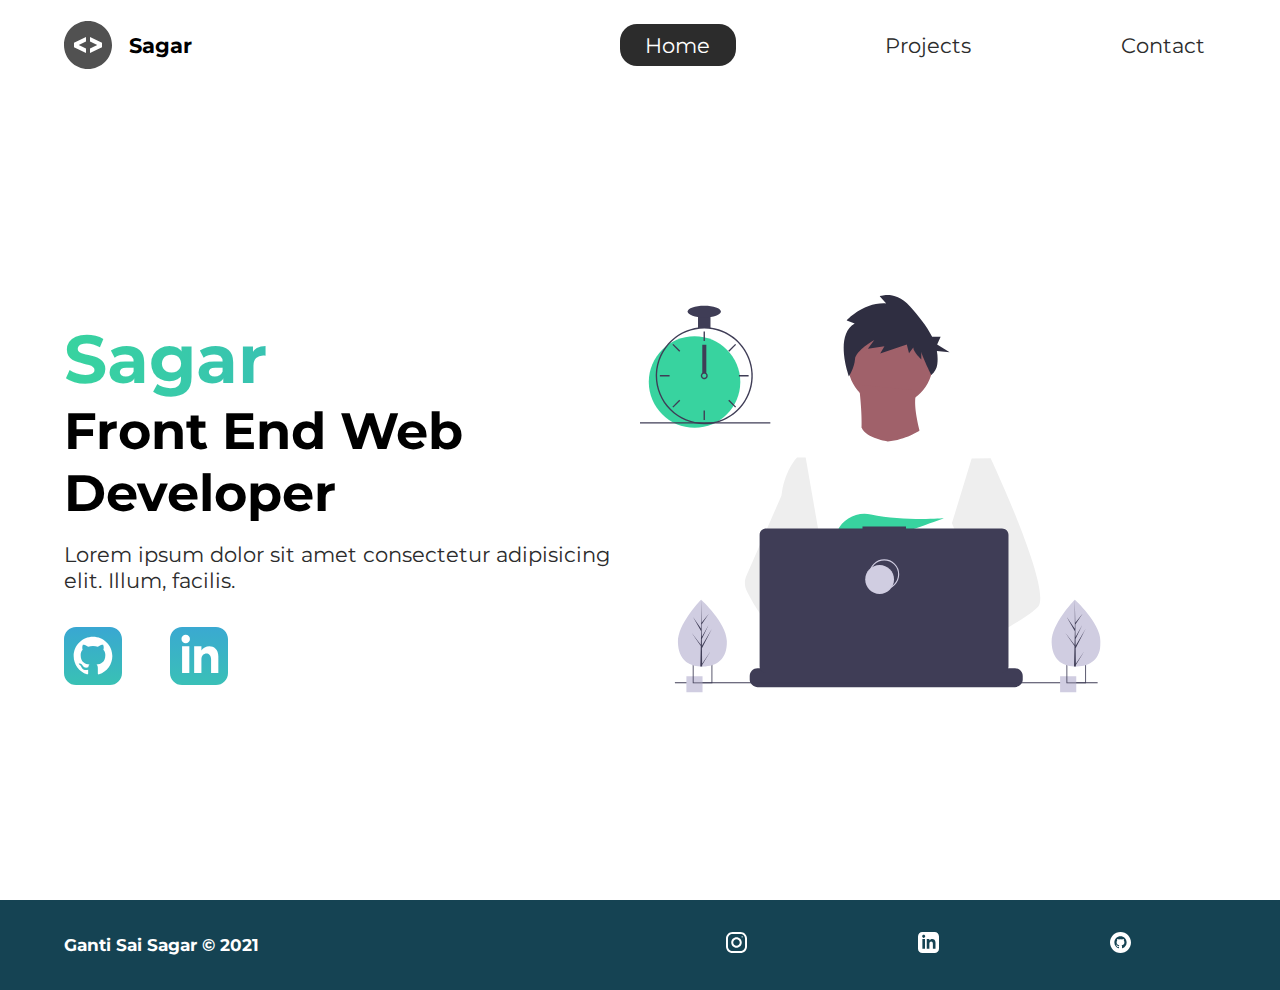
<file: index.html>
<!DOCTYPE html>
<html lang="en">
    <head>
        <meta charset="UTF-8">
        <meta http-equiv="X-UA-Compatible" content="IE=edge">
        <meta name="viewport" content="width=device-width, initial-scale=1.0">
        <meta name="description" content="Sagar is a front end developer who specialises in html, css">
        <meta name="robots" content="index,follow">
        <link rel="stylesheet" href="./styles/style.css">
        <link rel="preconnect" href="https://fonts.gstatic.com">
        <link href="https://fonts.googleapis.com/css2?family=Montserrat:wght@400;500&display=swap" rel="stylesheet">
        <title>Ganti Sai Sagar | Web Developer</title>
    </head>
<body>
    <header class="main-head">
        <nav>
            <div class="logo">
                <img src="/icons/code.svg" alt="logo">
                <h1>Sagar</h1>
            </div>
            <ul>
                <li><a class="active" href="/">Home</a></li>
                <li><a href="/projects/">Projects</a></li>
                <li><a href="/contact/">Contact</a></li>
            </ul>
        </nav>
    </header>
    <section class="intro">
        <div class="intro-text">
            <h2>Sagar</h2>
            <h3>Front End Web </br> Developer</h3>
            <p>
                Lorem ipsum dolor sit amet consectetur adipisicing elit. 
                Illum, facilis.
            </p>
            <div class="intro-social">
                <a href="#">
                    <img src="/icons/github.svg" alt="github-social-link">
                </a>
                <a href="#">
                    <img src="/icons/linked-in.svg" alt="linkedin-social-link">
                </a>
            </div>
        </div>
        <div class="intro-images">
            <svg
            width="799"
            height="690"
            viewBox="0 0 799 690"
            fill="none"
            xmlns="http://www.w3.org/2000/svg"
          >
            <g id="undraw_dev_productivity_umsq (1) 1" clip-path="url(#clip0)">
              <path
                id="Vector"
                d="M516.92 624.636C516.92 624.636 512.16 626.266 504.42 628.576C487.31 633.706 455.65 642.216 428.82 643.916C405.72 645.396 386.2 641.836 382.63 626.766C381.1 620.286 383.27 614.956 388 610.576C402.12 597.486 439 592.796 468.25 591.186C476.51 590.736 484.15 590.526 490.51 590.446C501.31 590.306 508.39 590.526 508.39 590.526L508.56 591.186L516.92 624.636Z"
                fill="#A0616A"
              />
              <path
                id="Vector_2"
                d="M436.99 672.586C418.61 695.346 342.73 647.666 316.19 629.886C310.41 626.016 306.97 623.566 306.97 623.566L331.25 591.186L338.94 580.936C338.94 580.936 345.82 584.586 355.99 590.526C356.36 590.746 356.73 590.966 357.11 591.186C365.88 596.336 376.89 603.066 388 610.576C403.33 620.946 418.83 632.776 428.82 643.916C438.59 654.806 443.08 665.036 436.99 672.586Z"
                fill="#A0616A"
              />
              <g id="me">
                <path
                  id="Vector_3"
                  d="M434.672 191.952C475.283 191.607 507.926 158.406 507.582 117.795C507.237 77.1832 474.036 44.5403 433.425 44.8847C392.813 45.2291 360.17 78.4303 360.515 119.042C360.859 159.653 394.06 192.296 434.672 191.952Z"
                  fill="#A0616A"
                />
                <path
                  id="Vector_4"
                  d="M379.477 155.65C379.477 155.65 394.216 259.972 373.002 271.875C351.787 283.779 499.929 283.588 499.929 283.588C499.929 283.588 466.124 193.284 480.809 165.449L379.477 155.65Z"
                  fill="#A0616A"
                />
                <path
                  id="Vector_5"
                  d="M608.101 283.199L596.257 339.402L571.214 458.308L570.49 464.815L562.138 540.138L556.582 590.177L552.857 623.79C528.584 636.526 510.988 645.326 510.988 645.326C510.988 645.326 509.404 637.719 506.871 627.99C489.805 633.265 458.218 642.043 431.404 643.97C441.266 654.777 445.842 664.969 439.817 672.57C421.63 695.485 345.349 648.45 318.659 630.896C318.077 635.158 317.879 639.464 318.068 643.762L297.626 628.314L299.331 592.359L302.206 531.522L305.819 455.229C304.448 451.975 303.294 448.634 302.364 445.228C295.956 423.161 288.032 379.057 281.928 342.067C277.016 312.298 273.302 287.138 272.517 281.785C272.411 281.086 272.358 280.726 272.358 280.726L384.363 230.094C392.509 248.556 429.865 253.809 429.865 253.809C460.756 251.417 484.847 234.913 484.847 234.913L608.101 283.199Z"
                  fill="white"
                />
                <path
                  id="Vector_6"
                  d="M372.285 49.3811L358.49 43.9934C358.49 43.9934 386.969 12.1 426.99 14.513L415.635 2.22366C415.635 2.22366 443.04 -9.01799 468.283 19.6674C481.553 34.7467 496.908 52.4737 506.557 72.5077L521.281 72.3829L515.251 85.9663L536.874 99.3152L514.777 97.0719C516.155 104.471 516.421 112.034 515.566 119.511C514.683 126.991 510.928 133.835 505.094 138.598V138.598C505.094 138.598 487.743 103.449 487.696 97.9443L487.813 111.705C487.813 111.705 473.959 99.4371 473.889 91.1807L466.471 100.877L462.593 85.7717L416.475 101.301L423.87 88.8526L395.157 93.2246L406.278 77.9923C406.278 77.9923 373.932 96.1568 372.811 111.304C371.689 126.452 362.299 140.875 362.299 140.875C362.299 140.875 336.213 70.3294 372.285 49.3811Z"
                  fill="#2F2E41"
                />
                <path
                  id="Vector_7"
                  d="M690.215 540.422C682.794 548.605 664.338 560.992 641.951 574.422C633.623 579.413 624.757 584.559 615.71 589.676C594.122 601.889 571.514 614.001 552.857 623.79C528.584 636.526 510.988 645.326 510.988 645.326C510.988 645.326 509.403 637.719 506.871 627.99C503.48 614.968 498.397 598.141 493.184 590.715C493.002 590.456 492.82 590.218 492.638 589.979C491.121 588.022 489.601 586.885 488.112 586.897L562.138 540.138L594.127 519.926L570.489 464.814L540.842 395.683L557.908 339.727L575.062 283.479L608.101 283.199C608.101 283.199 619.243 306.985 633.514 340.166C635.647 345.128 637.851 350.299 640.096 355.64C669.469 425.394 706.176 522.836 690.215 540.422Z"
                  fill="#EEEEEE"
                />
                <path
                  id="Vector_8"
                  d="M358.123 591.2C355.41 591.212 352.702 591.456 350.029 591.928C327.074 596.073 320.47 616.94 318.659 630.896C318.077 635.158 317.879 639.464 318.068 643.761L297.626 628.314L290.178 622.687C272.316 616.628 256.353 605.733 242.483 592.84C230.449 581.456 219.634 568.849 210.213 555.223C200.831 541.793 192.448 527.692 185.134 513.034C183.094 508.943 181.977 504.454 181.864 499.884C181.751 495.314 182.644 490.775 184.48 486.588L209.154 430.327L245.218 348.098C245.471 346.146 245.752 344.237 246.059 342.371C252.995 300.511 272.367 281.786 272.367 281.786L287.286 281.659L297.778 341.932L310.813 416.815L302.364 445.227L282.839 510.845L302.205 531.522L358.123 591.2Z"
                  fill="#EEEEEE"
                />
              </g>
              <path
                id="Vector_9"
                d="M372.877 415.806L385.631 430.686C390.37 429.783 395.319 428.721 400.416 427.529L396.752 415.806L405.71 426.256C459.707 412.975 526.637 387.155 526.637 387.155C526.637 387.155 454.379 392.453 400.428 380.666C376.558 375.451 351.998 387.284 342.202 409.668C336.508 422.679 337.403 433.951 357.596 433.951C364.419 433.835 371.223 433.195 377.949 432.037L372.877 415.806Z"
                fill="#38D39F"
              />
              <path
                id="Vector_10"
                d="M663.65 660.386V666.456C663.654 668.122 663.345 669.774 662.74 671.326C662.472 672.018 662.147 672.687 661.77 673.326C660.578 675.326 658.887 676.983 656.862 678.133C654.838 679.283 652.549 679.887 650.22 679.886H203.67C201.342 679.887 199.053 679.283 197.028 678.133C195.003 676.983 193.312 675.326 192.12 673.326C191.743 672.687 191.419 672.018 191.15 671.326C190.546 669.774 190.237 668.122 190.24 666.456V660.386C190.24 658.622 190.587 656.876 191.262 655.246C191.936 653.616 192.926 652.136 194.173 650.888C195.42 649.641 196.901 648.652 198.53 647.977C200.16 647.302 201.906 646.955 203.67 646.956H229.41V644.126C229.41 644.052 229.425 643.979 229.453 643.911C229.481 643.843 229.522 643.782 229.574 643.73C229.626 643.678 229.688 643.636 229.756 643.608C229.824 643.58 229.897 643.566 229.97 643.566H243.4C243.474 643.566 243.547 643.58 243.615 643.608C243.683 643.636 243.745 643.678 243.797 643.73C243.849 643.782 243.89 643.843 243.918 643.911C243.946 643.979 243.96 644.052 243.96 644.126V646.956H252.35V644.126C252.35 644.052 252.365 643.979 252.393 643.911C252.421 643.843 252.462 643.782 252.514 643.73C252.566 643.678 252.628 643.636 252.696 643.608C252.764 643.58 252.837 643.566 252.91 643.566H266.34C266.414 643.566 266.487 643.58 266.555 643.608C266.623 643.636 266.684 643.678 266.736 643.73C266.789 643.782 266.83 643.843 266.858 643.911C266.886 643.979 266.9 644.052 266.9 644.126V646.956H275.3V644.126C275.3 644.052 275.315 643.979 275.343 643.911C275.371 643.843 275.412 643.782 275.464 643.73C275.516 643.678 275.578 643.636 275.646 643.608C275.714 643.58 275.787 643.566 275.86 643.566H289.29C289.364 643.566 289.437 643.58 289.505 643.608C289.573 643.636 289.634 643.678 289.686 643.73C289.739 643.782 289.78 643.843 289.808 643.911C289.836 643.979 289.85 644.052 289.85 644.126V646.956H298.24V644.126C298.24 644.052 298.255 643.979 298.283 643.911C298.311 643.843 298.352 643.782 298.404 643.73C298.456 643.678 298.518 643.636 298.586 643.608C298.654 643.58 298.727 643.566 298.8 643.566H312.23C312.304 643.566 312.377 643.58 312.445 643.608C312.513 643.636 312.574 643.678 312.626 643.73C312.678 643.782 312.72 643.843 312.748 643.911C312.776 643.979 312.79 644.052 312.79 644.126V646.956H321.18V644.126C321.18 644.052 321.194 643.979 321.223 643.911C321.251 643.843 321.292 643.782 321.344 643.73C321.396 643.678 321.458 643.636 321.526 643.608C321.594 643.58 321.667 643.566 321.74 643.566H335.17C335.244 643.566 335.317 643.58 335.385 643.608C335.453 643.636 335.514 643.678 335.566 643.73C335.618 643.782 335.66 643.843 335.688 643.911C335.716 643.979 335.73 644.052 335.73 644.126V646.956H344.13V644.126C344.13 644.052 344.145 643.979 344.173 643.911C344.201 643.843 344.242 643.782 344.294 643.73C344.346 643.678 344.408 643.636 344.476 643.608C344.544 643.58 344.617 643.566 344.69 643.566H358.12C358.194 643.566 358.267 643.58 358.335 643.608C358.403 643.636 358.464 643.678 358.516 643.73C358.569 643.782 358.61 643.843 358.638 643.911C358.666 643.979 358.68 644.052 358.68 644.126V646.956H367.07V644.126C367.07 644.052 367.085 643.979 367.113 643.911C367.141 643.843 367.182 643.782 367.234 643.73C367.286 643.678 367.348 643.636 367.416 643.608C367.484 643.58 367.557 643.566 367.63 643.566H472.83C472.904 643.566 472.977 643.58 473.045 643.608C473.113 643.636 473.174 643.678 473.227 643.73C473.279 643.782 473.32 643.843 473.348 643.911C473.376 643.979 473.39 644.052 473.39 644.126V646.956H481.79V644.126C481.79 644.052 481.804 643.979 481.833 643.911C481.861 643.843 481.902 643.782 481.954 643.73C482.006 643.678 482.068 643.636 482.136 643.608C482.204 643.58 482.277 643.566 482.35 643.566H495.78C495.928 643.567 496.07 643.627 496.175 643.732C496.279 643.836 496.339 643.978 496.34 644.126V646.956H504.73V644.126C504.73 644.052 504.745 643.979 504.773 643.911C504.801 643.843 504.842 643.782 504.894 643.73C504.946 643.678 505.008 643.636 505.076 643.608C505.144 643.58 505.217 643.566 505.29 643.566H518.72C518.794 643.566 518.867 643.58 518.935 643.608C519.003 643.636 519.065 643.678 519.117 643.73C519.169 643.782 519.21 643.843 519.238 643.911C519.266 643.979 519.28 644.052 519.28 644.126V646.956H527.67V644.126C527.67 644.052 527.685 643.979 527.713 643.911C527.741 643.843 527.782 643.782 527.834 643.73C527.886 643.678 527.948 643.636 528.016 643.608C528.084 643.58 528.157 643.566 528.23 643.566H541.66C541.734 643.566 541.807 643.58 541.875 643.608C541.943 643.636 542.005 643.678 542.057 643.73C542.109 643.782 542.15 643.843 542.178 643.911C542.206 643.979 542.22 644.052 542.22 644.126V646.956H550.62V644.126C550.62 644.052 550.635 643.979 550.663 643.911C550.691 643.843 550.732 643.782 550.784 643.73C550.836 643.678 550.898 643.636 550.966 643.608C551.034 643.58 551.107 643.566 551.18 643.566H564.61C564.757 643.568 564.898 643.628 565.001 643.733C565.104 643.837 565.161 643.979 565.16 644.126V646.956H573.56V644.126C573.56 644.052 573.575 643.979 573.603 643.911C573.631 643.843 573.672 643.782 573.724 643.73C573.776 643.678 573.838 643.636 573.906 643.608C573.974 643.58 574.047 643.566 574.12 643.566H587.55C587.624 643.566 587.697 643.58 587.765 643.608C587.833 643.636 587.895 643.678 587.947 643.73C587.999 643.782 588.04 643.843 588.068 643.911C588.096 643.979 588.11 644.052 588.11 644.126V646.956H596.5V644.126C596.5 644.052 596.515 643.979 596.543 643.911C596.571 643.843 596.612 643.782 596.664 643.73C596.716 643.678 596.778 643.636 596.846 643.608C596.914 643.58 596.987 643.566 597.06 643.566H610.49C610.564 643.566 610.637 643.58 610.705 643.608C610.773 643.636 610.835 643.678 610.887 643.73C610.939 643.782 610.98 643.843 611.008 643.911C611.036 643.979 611.05 644.052 611.05 644.126V646.956H650.22C651.984 646.955 653.731 647.302 655.36 647.977C656.99 648.652 658.471 649.641 659.718 650.888C660.965 652.136 661.954 653.616 662.629 655.246C663.304 656.876 663.651 658.622 663.65 660.386Z"
                fill="#3F3D56"
              />
              <path
                id="Vector_11"
                d="M793.5 671.326H60.5V673.326H793.5V671.326Z"
                fill="#3F3D56"
              />
              <path
                id="Vector_12"
                d="M627.694 404.757H461.251V401.326H385.78V404.757H218.651C215.665 404.757 212.801 405.943 210.69 408.054C208.578 410.166 207.392 413.029 207.392 416.015V643.927C207.392 646.913 208.578 649.776 210.69 651.888C212.801 653.999 215.665 655.185 218.651 655.185H627.694C630.68 655.185 633.544 653.999 635.655 651.888C637.767 649.776 638.953 646.913 638.953 643.927V416.015C638.953 414.537 638.662 413.073 638.096 411.707C637.53 410.341 636.701 409.1 635.655 408.054C634.61 407.009 633.369 406.18 632.003 405.614C630.637 405.048 629.173 404.757 627.694 404.757Z"
                fill="#3F3D56"
              />
              <path
                id="Vector_13"
                d="M423.5 509.326C437.307 509.326 448.5 498.133 448.5 484.326C448.5 470.519 437.307 459.326 423.5 459.326C409.693 459.326 398.5 470.519 398.5 484.326C398.5 498.133 409.693 509.326 423.5 509.326Z"
                stroke="#D0CDE1"
                stroke-width="2"
                stroke-miterlimit="10"
              />
              <path
                id="Vector_14"
                d="M415.5 518.326C429.307 518.326 440.5 507.133 440.5 493.326C440.5 479.519 429.307 468.326 415.5 468.326C401.693 468.326 390.5 479.519 390.5 493.326C390.5 507.133 401.693 518.326 415.5 518.326Z"
                fill="#D0CDE1"
              />
              <path
                id="Vector_15"
                d="M108.446 661.223H80.4463V689.223H108.446V661.223Z"
                fill="#D0CDE1"
              />
              <path
                id="Vector_16"
                d="M91.4502 639.223V673.223H125.45V639.223H91.4502ZM123.97 671.743H92.9202V640.703H123.97V671.743Z"
                fill="#3F3D56"
              />
              <path
                id="Vector_17"
                d="M756.446 661.223H728.446V689.223H756.446V661.223Z"
                fill="#D0CDE1"
              />
              <path
                id="Vector_18"
                d="M739.45 639.223V673.223H773.45V639.223H739.45ZM771.97 671.743H740.92V640.703H771.97V671.743Z"
                fill="#3F3D56"
              />
              <path
                id="Vector_19"
                d="M94.5802 230.113C138.399 230.113 173.921 194.592 173.921 150.773C173.921 106.955 138.399 71.4326 94.5802 71.4326C50.7617 71.4326 15.2397 106.955 15.2397 150.773C15.2397 194.592 50.7617 230.113 94.5802 230.113Z"
                fill="#38D39F"
              />
              <path
                id="Vector_20"
                d="M122.229 56.4899C115.045 55.5763 107.774 55.5763 100.59 56.4899C84.586 58.5913 69.5203 65.2398 57.181 75.6465C44.8417 86.0532 35.7467 99.7813 30.9754 115.202C28.8053 122.229 27.5764 129.514 27.3208 136.864C27.2848 137.886 27.2607 138.92 27.2607 139.954C27.283 162.264 36.1559 183.655 51.932 199.431C67.7082 215.207 89.0989 224.08 111.41 224.103C113.201 224.103 114.992 224.042 116.759 223.934C120.907 223.674 125.03 223.103 129.093 222.227C148.495 218.055 165.798 207.161 177.947 191.468C190.095 175.776 196.308 156.295 195.487 136.467C194.665 116.638 186.863 97.738 173.459 83.1039C160.054 68.4698 141.909 59.0435 122.229 56.4899H122.229ZM137.748 217.347H137.736C130.959 219.659 123.905 221.062 116.759 221.518C114.992 221.638 113.201 221.698 111.41 221.698C89.7377 221.672 68.961 213.051 53.6367 197.727C38.3123 182.402 29.6914 161.626 29.6649 139.954C29.6649 138.92 29.689 137.886 29.725 136.864C30.5514 115.744 39.5156 95.7617 54.7411 81.1008C69.9666 66.44 90.273 58.237 111.41 58.2089C130.776 58.21 149.513 65.0865 164.283 77.6131C179.052 90.1398 188.895 107.503 192.057 126.61C195.219 145.716 191.496 165.325 181.55 181.942C171.604 198.559 156.081 211.106 137.748 217.347H137.748Z"
                fill="#3F3D56"
              />
              <path
                id="Vector_21"
                d="M112.612 63.0176H110.208V79.8474H112.612V63.0176Z"
                fill="#3F3D56"
              />
              <path
                id="Vector_22"
                d="M57.8578 84.7018L56.1577 86.4019L68.0582 98.3023L69.7582 96.6022L57.8578 84.7018Z"
                fill="#3F3D56"
              />
              <path
                id="Vector_23"
                d="M34.4736 138.751V141.156H51.3034V138.751H34.4736Z"
                fill="#3F3D56"
              />
              <path
                id="Vector_24"
                d="M56.1578 193.506L57.8579 195.206L69.7584 183.306L68.0583 181.606L56.1578 193.506Z"
                fill="#3F3D56"
              />
              <path
                id="Vector_25"
                d="M153.062 96.6022L154.762 98.3022L166.662 86.4018L164.962 84.7017L153.062 96.6022Z"
                fill="#3F3D56"
              />
              <path
                id="Vector_26"
                d="M171.516 138.751V141.156H188.346V138.751H171.516Z"
                fill="#3F3D56"
              />
              <path
                id="Vector_27"
                d="M154.762 181.605L153.062 183.305L164.962 195.206L166.662 193.506L154.762 181.605Z"
                fill="#3F3D56"
              />
              <path
                id="Vector_28"
                d="M112.612 200.06H110.208V216.89H112.612V200.06Z"
                fill="#3F3D56"
              />
              <path
                id="Vector_29"
                d="M115.016 135.145C113.976 134.365 112.711 133.943 111.41 133.943C110.11 133.943 108.844 134.365 107.804 135.145C107.091 135.686 106.505 136.375 106.085 137.165C105.552 138.181 105.322 139.329 105.421 140.473C105.52 141.616 105.944 142.707 106.644 143.617C107.343 144.527 108.288 145.218 109.368 145.608C110.447 145.997 111.616 146.07 112.735 145.817C113.855 145.564 114.878 144.996 115.685 144.179C116.492 143.363 117.048 142.333 117.288 141.21C117.528 140.088 117.441 138.92 117.039 137.846C116.636 136.771 115.935 135.834 115.017 135.145H115.016ZM111.41 143.56C110.454 143.557 109.539 143.176 108.863 142.501C108.187 141.825 107.807 140.909 107.804 139.954C107.808 139.224 108.03 138.513 108.441 137.91C108.793 137.4 109.271 136.989 109.828 136.718C110.386 136.446 111.004 136.323 111.623 136.361C112.241 136.398 112.84 136.594 113.361 136.931C113.881 137.267 114.307 137.732 114.595 138.281C114.883 138.83 115.025 139.444 115.007 140.063C114.989 140.683 114.811 141.287 114.491 141.818C114.17 142.349 113.719 142.788 113.179 143.093C112.639 143.398 112.03 143.559 111.41 143.56V143.56Z"
                fill="#3F3D56"
              />
              <path
                id="Vector_30"
                d="M122.229 35.3687H100.591V57.007H122.229V35.3687Z"
                fill="#3F3D56"
              />
              <path
                id="Vector_31"
                d="M111.41 38.9748C127.344 38.9748 140.261 34.4 140.261 28.7567C140.261 23.1134 127.344 18.5386 111.41 18.5386C95.4757 18.5386 82.5586 23.1134 82.5586 28.7567C82.5586 34.4 95.4757 38.9748 111.41 38.9748Z"
                fill="#3F3D56"
              />
              <path id="clock-arrow" d="M115 86H108V135H115V86Z" fill="#3F3D56" />
              <path
                id="Vector_32"
                d="M226 220.44H0V222.844H226V220.44Z"
                fill="#3F3D56"
              />
              <g id="plant-left">
                <path
                  id="Vector_33"
                  d="M150.594 599.754C151.527 631.704 132.858 643.413 109.43 644.097C108.886 644.113 108.344 644.123 107.805 644.126C106.719 644.135 105.643 644.117 104.577 644.072C83.3891 643.193 66.6172 631.945 65.7495 602.232C64.8515 571.482 103.018 531.529 105.882 528.574L105.887 528.571C105.996 528.458 106.052 528.402 106.052 528.402C106.052 528.402 149.661 567.807 150.594 599.754Z"
                  fill="#D0CDE1"
                />
                <path
                  id="Vector_34"
                  d="M107.744 639.255L122.626 617.124L107.774 641.636L107.805 644.126C106.719 644.135 105.643 644.117 104.577 644.072L105.315 612.06L105.295 611.813L105.322 611.766L105.393 608.741L89.0952 585.078L105.374 606.477L105.432 607.116L105.989 582.93L91.9122 558.397L106.029 578.681L105.882 528.574L105.882 528.407L105.887 528.571L106.821 568.062L119.651 552.021L106.863 571.464L107.143 593.098L118.949 571.984L107.187 596.279L107.343 608.308L124.512 578.897L107.395 612.505L107.744 639.255Z"
                  fill="#3F3D56"
                />
              </g>
              <g id="plant-right">
                <path
                  id="Vector_35"
                  d="M798.594 599.754C799.527 631.704 780.858 643.413 757.43 644.097C756.886 644.113 756.344 644.123 755.805 644.126C754.719 644.135 753.643 644.117 752.577 644.072C731.389 643.193 714.617 631.945 713.749 602.232C712.851 571.482 751.018 531.529 753.882 528.574L753.887 528.571C753.996 528.458 754.052 528.402 754.052 528.402C754.052 528.402 797.661 567.807 798.594 599.754Z"
                  fill="#D0CDE1"
                />
                <path
                  id="Vector_36"
                  d="M755.744 639.255L770.626 617.124L755.774 641.636L755.805 644.126C754.719 644.135 753.643 644.117 752.577 644.072L753.315 612.06L753.295 611.813L753.323 611.766L753.393 608.741L737.095 585.078L753.374 606.477L753.432 607.116L753.989 582.93L739.912 558.397L754.029 578.681L753.882 528.574L753.882 528.407L753.887 528.571L754.821 568.062L767.651 552.021L754.864 571.464L755.143 593.098L766.949 571.984L755.187 596.279L755.343 608.308L772.512 578.897L755.395 612.505L755.744 639.255Z"
                  fill="#3F3D56"
                />
              </g>
            </g>
            <defs>
              <clipPath id="clip0">
                <rect width="798.627" height="689.223" fill="white" />
              </clipPath>
            </defs>
          </svg>
          <img class="splash" src="/images/splash.svg" alt="">
        </div>
    </section>
    <footer>
      <h4>Ganti Sai Sagar &copy; 2021</h4>
      <ul>
          <li>
              <a href="#"><img src="/icons/instagram 1.svg" alt="instagram-social"></a>
          </li>
          <li>
              <a href="#"><img src="/icons/linkedin.svg" alt="linkedin-soial"></a>
          </li>
          <li>
              <a href="#"><img src="/icons/github 1.svg" alt="github-repo"></a>
          </li>
      </ul>
  </footer>
</body>
</html>
</file>
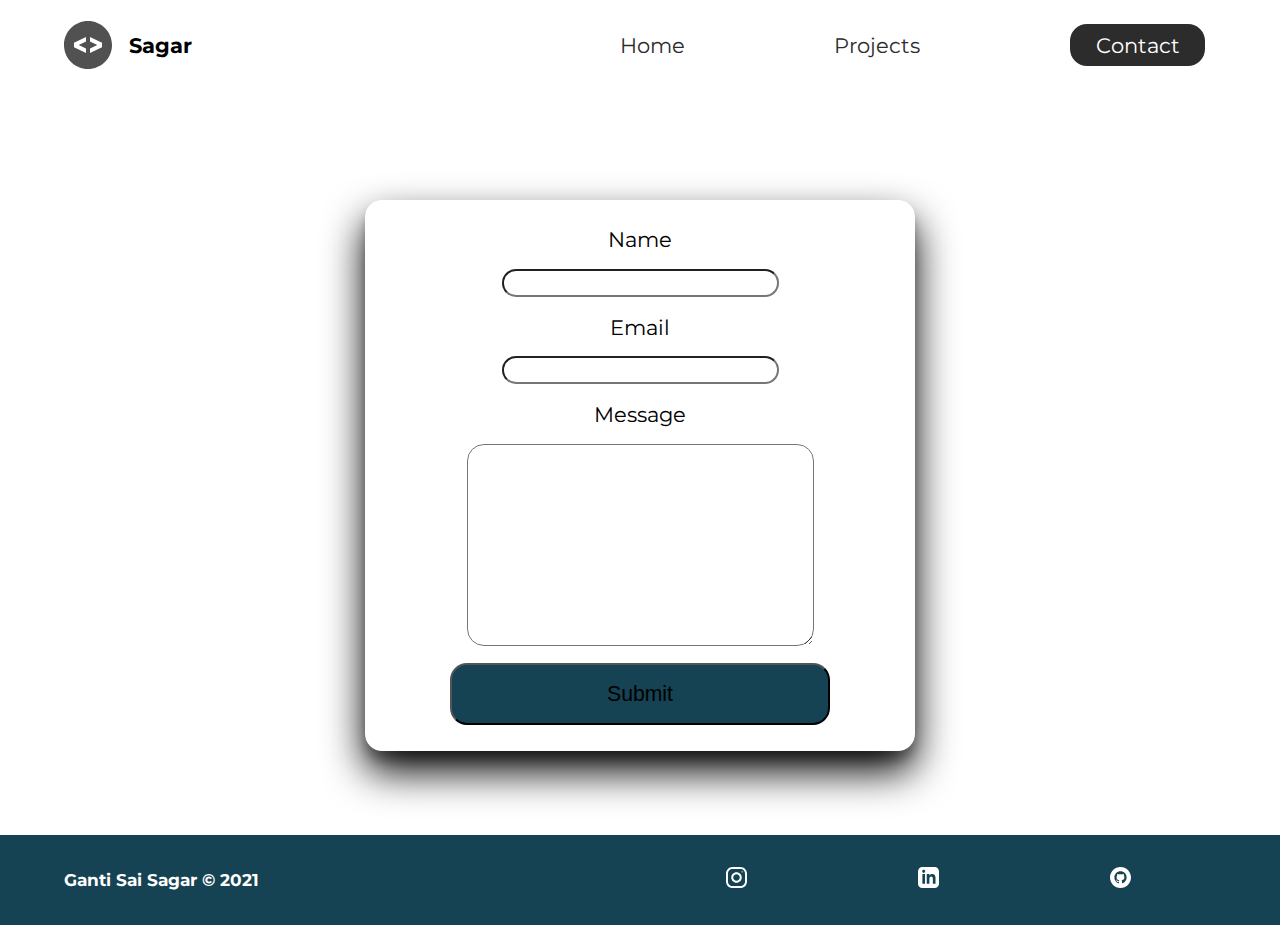
<file: contact/index.html>
<!DOCTYPE html>
<html lang="en">
    <head>
        <meta charset="UTF-8">
        <meta http-equiv="X-UA-Compatible" content="IE=edge">
        <meta name="viewport" content="width=device-width, initial-scale=1.0">
        <meta name="description" content="Sagar is a front end developer who specialises in html, css">
        <meta name="robots" content="index,follow">
        <link rel="stylesheet" href="../styles/style.css">
        <link rel="preconnect" href="https://fonts.gstatic.com">
        <link href="https://fonts.googleapis.com/css2?family=Montserrat:wght@400;500&display=swap" rel="stylesheet">
        <title>Ganti Sai Sagar | Web Developer</title>
    </head>
    <body>
        <header class="main-head">
            <nav>
                <div class="logo">
                    <img src="../icons/code.svg" alt="logo">
                    <h1>Sagar</h1>
                </div>
                <ul>
                    <li><a href="../index.html">Home</a></li>
                    <li><a href="../projects/">Projects</a></li>
                    <li><a class="active" href="/contact/">Contact</a></li>
                </ul>
            </nav>
        </header>
        <section class="form-section">
            <form>
                <label for="name">Name</label>
                <input type="text" name="name" id="name" required>
                <label for="email">Email</label>
                <input type="email" name="email" id="email" required>
                <label for="message">Message</label>
                <textarea name="message" id="message" cols="30" rows="10"></textarea>
                <button type="submit">Submit</button>
            </form>
        </section>
        <footer>
            <h4>Ganti Sai Sagar &copy; 2021</h4>
            <ul>
                <li>
                    <a href="#"><img src="/icons/instagram 1.svg" alt="instagram-social"></a>
                </li>
                <li>
                    <a href="#"><img src="/icons/linkedin.svg" alt="linkedin-soial"></a>
                </li>
                <li>
                    <a href="#"><img src="/icons/github 1.svg" alt="github-repo"></a>
                </li>
            </ul>
        </footer>
    </body>
</html>
</file>
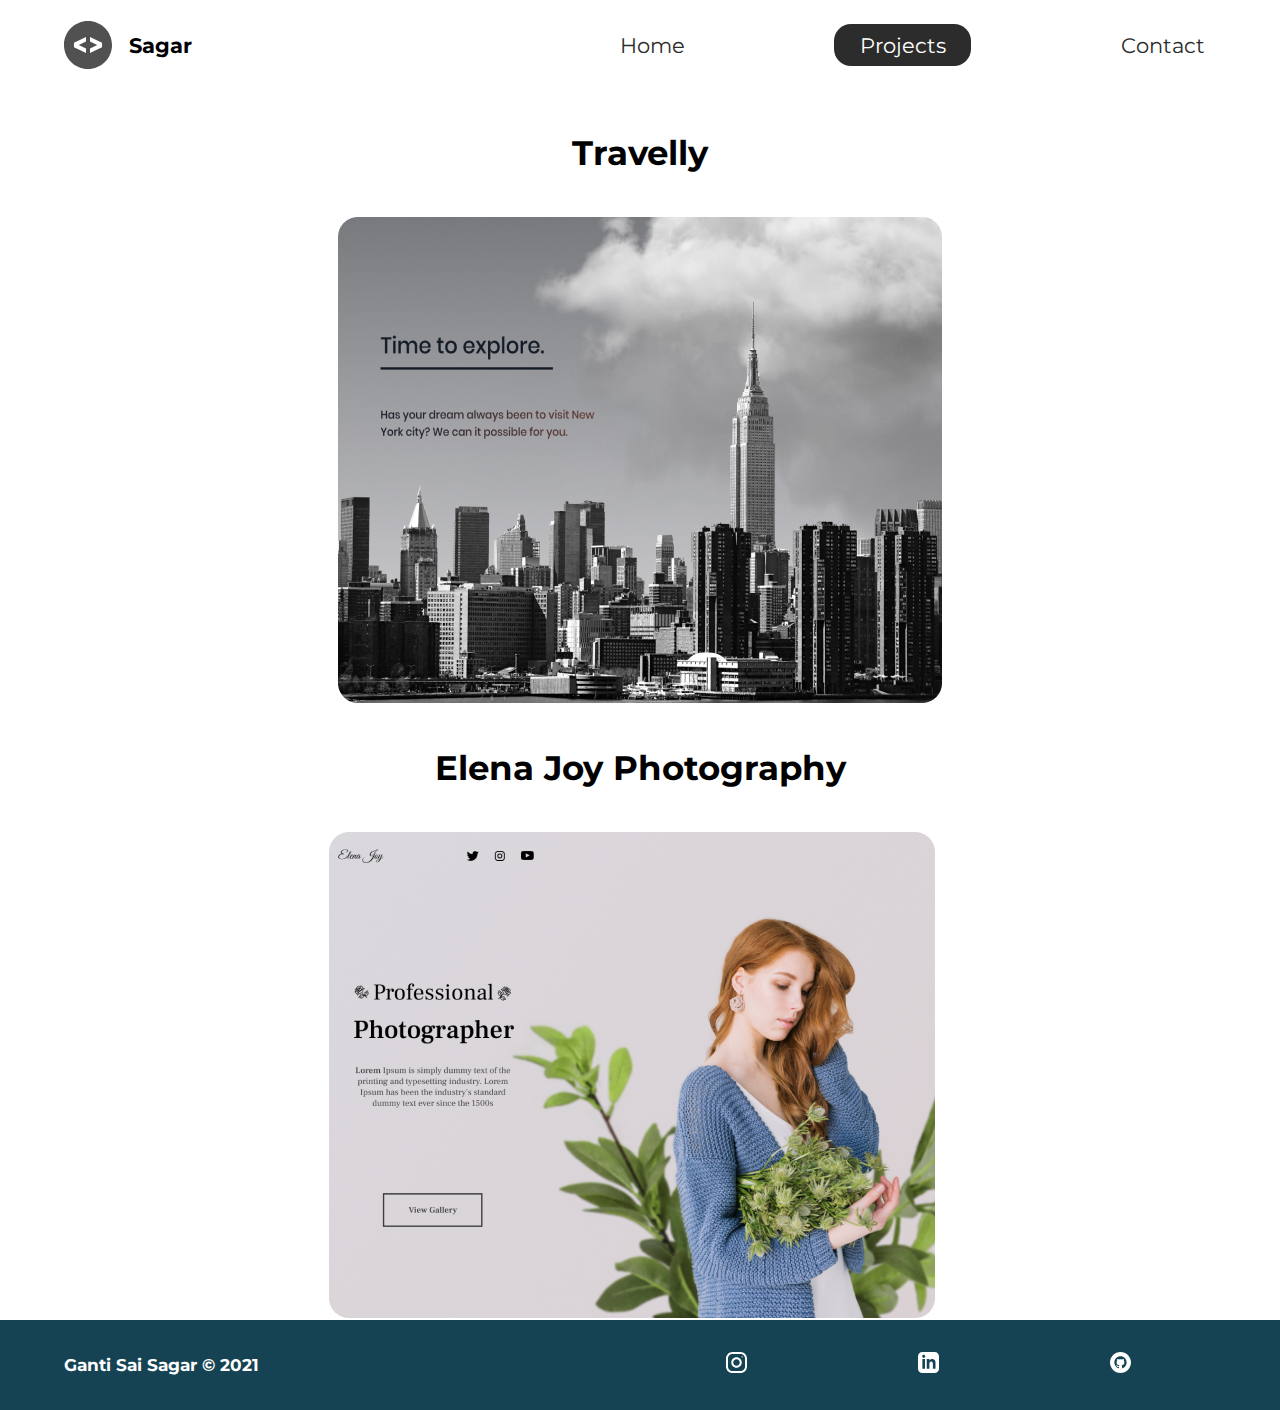
<file: projects/index.html>
<!DOCTYPE html>
<html lang="en">
    <head>
        <meta charset="UTF-8">
        <meta http-equiv="X-UA-Compatible" content="IE=edge">
        <meta name="viewport" content="width=device-width, initial-scale=1.0">
        <meta name="description" content="Sagar is a front end developer who specialises in html, css">
        <meta name="robots" content="index,follow">
        <link rel="stylesheet" href="../styles/style.css">
        <link rel="preconnect" href="https://fonts.gstatic.com">
        <link href="https://fonts.googleapis.com/css2?family=Montserrat:wght@400;500&display=swap" rel="stylesheet">
        <title>Ganti Sai Sagar | Web Developer</title>
    </head>
<body>
    <header class="main-head">
        <nav>
            <div class="logo">
                <img src="../icons/code.svg" alt="logo">
                <h1>Sagar</h1>
            </div>
            <ul>
                <li><a href="../index.html">Home</a></li>
                <li><a class="active" href="./index.html">Projects</a></li>
                <li><a href="/contact/">Contact</a></li>
            </ul>
        </nav>
    </header>
    <section class="projects">
        <div class="travelly">
            <h2>Travelly </h2>
            <img src="../images/travelly.jpg" alt="travelly-project">
        </div>
        <div class="elena">
            <h2>Elena Joy Photography </h2>
            <img src="../images/elena-joy.jpg" alt="Elena_joy-project">
        </div>
    </section>
    <footer>
        <h4>Ganti Sai Sagar &copy; 2021</h4>
        <ul>
            <li>
                <a href="#"><img src="/icons/instagram 1.svg" alt="instagram-social"></a>
            </li>
            <li>
                <a href="#"><img src="/icons/linkedin.svg" alt="linkedin-soial"></a>
            </li>
            <li>
                <a href="#"><img src="/icons/github 1.svg" alt="github-repo"></a>
            </li>
        </ul>
    </footer>
</body>
</html>
</file>
<file: styles/style.css>
/* global styles */
* {
  margin: 0;
  padding: 0;
  -webkit-box-sizing: border-box;
          box-sizing: border-box;
}

html {
  font-size: 62.5%;
}

body {
  font-family: "Montserrat", sans-serif;
}

h1 {
  font-size: 2.5rem;
}

li,
button,
label,
input,
p,
a {
  font-size: 2.5rem;
}

h2 {
  font-size: 4rem;
}

h3 {
  font-size: 2.5rem;
}

h4,
h5 {
  font-size: 2rem;
}

ul {
  list-style: none;
}

a {
  text-decoration: none;
  color: #2c2c2c;
}

.main-head {
  width: 95%;
  margin: 0 0 0 auto;
}

nav {
  display: -webkit-box;
  display: -ms-flexbox;
  display: flex;
  -webkit-box-pack: justify;
      -ms-flex-pack: justify;
          justify-content: space-between;
  -webkit-box-align: center;
      -ms-flex-align: center;
          align-items: center;
  -webkit-box-orient: horizontal;
  -webkit-box-direction: normal;
      -ms-flex-direction: row;
          flex-direction: row;
  min-height: 10vh;
  width: 60%;
  -ms-flex-wrap: wrap;
      flex-wrap: wrap;
}

nav .logo {
  display: -webkit-box;
  display: -ms-flexbox;
  display: flex;
  -webkit-box-pack: start;
      -ms-flex-pack: start;
          justify-content: flex-start;
  -webkit-box-align: center;
      -ms-flex-align: center;
          align-items: center;
  -webkit-box-orient: horizontal;
  -webkit-box-direction: normal;
      -ms-flex-direction: row;
          flex-direction: row;
  -webkit-box-flex: 1;
      -ms-flex: 1 1 10rem;
          flex: 1 1 10rem;
}

nav .logo h1 {
  margin: 2rem;
}

nav ul {
  display: -webkit-box;
  display: -ms-flexbox;
  display: flex;
  -ms-flex-pack: distribute;
      justify-content: space-around;
  -webkit-box-align: center;
      -ms-flex-align: center;
          align-items: center;
  -webkit-box-orient: horizontal;
  -webkit-box-direction: normal;
      -ms-flex-direction: row;
          flex-direction: row;
  -webkit-box-flex: 1;
      -ms-flex: 1 1 40rem;
          flex: 1 1 40rem;
}

.intro {
  min-height: 90vh;
  width: 90%;
  margin: auto;
  -ms-flex-wrap: wrap;
      flex-wrap: wrap;
  display: -webkit-box;
  display: -ms-flexbox;
  display: flex;
  -webkit-box-pack: justify;
      -ms-flex-pack: justify;
          justify-content: space-between;
  -webkit-box-align: center;
      -ms-flex-align: center;
          align-items: center;
  -webkit-box-orient: horizontal;
  -webkit-box-direction: normal;
      -ms-flex-direction: row;
          flex-direction: row;
}

.intro h2 {
  font-size: 8rem;
  padding-top: 2rem;
  background: -webkit-gradient(linear, left top, right top, from(#38d39f), to(#38a4d3));
  background: linear-gradient(left, #38d39f, #38a4d3);
  background-clip: text;
  -webkit-background-clip: text;
  color: transparent;
}

.intro h3 {
  font-size: 6rem;
  padding-bottom: 2rem 0rem;
}

.intro p {
  padding-top: 2rem;
  color: #2c2c2c;
}

.splash {
  position: absolute;
  top: 0%;
  right: 0%;
  height: 100%;
  z-index: -1;
}

.intro-social {
  margin-top: 4rem;
}

.intro-social a {
  margin-right: 5rem;
}

.active {
  background: #2c2c2c;
  color: white;
  padding: 1rem 3rem;
  border-radius: 2rem;
}

.intro-text,
.intro-images {
  -webkit-box-flex: 1;
      -ms-flex: 1 1 40rem;
          flex: 1 1 40rem;
}

#plant-left {
  -webkit-animation: plant 1.5s ease alternate infinite;
          animation: plant 1.5s ease alternate infinite;
}

#plant-right {
  -webkit-animation: plant 1.5s ease alternate infinite 0.5s;
          animation: plant 1.5s ease alternate infinite 0.5s;
}

#me {
  -webkit-animation: me 1s ease infinite alternate;
          animation: me 1s ease infinite alternate;
  -webkit-transform-origin: bottom;
          transform-origin: bottom;
}

#clock-arrow {
  -webkit-animation: clock 1s infinite linear;
          animation: clock 1s infinite linear;
  transform-box: fill-box;
  -webkit-transform-origin: bottom;
          transform-origin: bottom;
}

@-webkit-keyframes clock {
  from {
    -webkit-transform: rotateZ(0deg);
            transform: rotateZ(0deg);
  }
  to {
    -webkit-transform: rotateZ(360deg);
            transform: rotateZ(360deg);
  }
}

@keyframes clock {
  from {
    -webkit-transform: rotateZ(0deg);
            transform: rotateZ(0deg);
  }
  to {
    -webkit-transform: rotateZ(360deg);
            transform: rotateZ(360deg);
  }
}

@-webkit-keyframes me {
  from {
    -webkit-transform: rotateZ(-5deg);
            transform: rotateZ(-5deg);
  }
  to {
    -webkit-transform: rotateZ(5deg);
            transform: rotateZ(5deg);
  }
}

@keyframes me {
  from {
    -webkit-transform: rotateZ(-5deg);
            transform: rotateZ(-5deg);
  }
  to {
    -webkit-transform: rotateZ(5deg);
            transform: rotateZ(5deg);
  }
}

@-webkit-keyframes plant {
  from {
    -webkit-transform: translateY(0%);
            transform: translateY(0%);
  }
  to {
    -webkit-transform: translateY(-30%);
            transform: translateY(-30%);
  }
}

@keyframes plant {
  from {
    -webkit-transform: translateY(0%);
            transform: translateY(0%);
  }
  to {
    -webkit-transform: translateY(-30%);
            transform: translateY(-30%);
  }
}

.projects {
  width: 90%;
  margin: auto;
  min-height: 90vh;
  display: -webkit-box;
  display: -ms-flexbox;
  display: flex;
  -webkit-box-pack: justify;
      -ms-flex-pack: justify;
          justify-content: space-between;
  -webkit-box-align: center;
      -ms-flex-align: center;
          align-items: center;
  -webkit-box-orient: horizontal;
  -webkit-box-direction: normal;
      -ms-flex-direction: row;
          flex-direction: row;
  text-align: center;
  -ms-flex-wrap: wrap;
      flex-wrap: wrap;
}

.projects h2 {
  margin: 5rem;
}

.travelly,
.elena {
  -webkit-box-flex: 1;
      -ms-flex: 1 1 40rem;
          flex: 1 1 40rem;
}

.form-section {
  min-height: 80vh;
  display: -webkit-box;
  display: -ms-flexbox;
  display: flex;
  -webkit-box-pack: center;
      -ms-flex-pack: center;
          justify-content: center;
  -webkit-box-align: center;
      -ms-flex-align: center;
          align-items: center;
  -webkit-box-orient: horizontal;
  -webkit-box-direction: normal;
      -ms-flex-direction: row;
          flex-direction: row;
  margin-top: 3rem;
}

.form-section form {
  padding: 3rem 10rem;
  -webkit-box-shadow: 0px 10px 10px rgba(0, 0, 0, 0.2), 0px 20px 40px black;
          box-shadow: 0px 10px 10px rgba(0, 0, 0, 0.2), 0px 20px 40px black;
  display: -webkit-box;
  display: -ms-flexbox;
  display: flex;
  -webkit-box-pack: center;
      -ms-flex-pack: center;
          justify-content: center;
  -webkit-box-align: center;
      -ms-flex-align: center;
          align-items: center;
  -webkit-box-orient: vertical;
  -webkit-box-direction: normal;
      -ms-flex-direction: column;
          flex-direction: column;
  border-radius: 2rem;
}

.form-section form input,
.form-section form textarea {
  margin: 2rem;
  border-radius: 2rem;
}

.form-section form input:focus,
.form-section form textarea:focus {
  outline: 2px solid black;
}

.form-section form textarea {
  font-family: "Montserrat", sans-serif;
  font-size: 2rem;
  border-radius: 2rem;
}

.form-section form button {
  width: 100%;
  padding: 2rem;
  background: #154353;
  border-radius: 2rem;
}

.form-section form button:hover {
  background: #302149;
}

footer {
  background: #154353;
  color: white;
  min-height: 10vh;
  padding: 0% 5%;
  display: -webkit-box;
  display: -ms-flexbox;
  display: flex;
  -webkit-box-pack: start;
      -ms-flex-pack: start;
          justify-content: flex-start;
  -webkit-box-align: center;
      -ms-flex-align: center;
          align-items: center;
  -webkit-box-orient: horizontal;
  -webkit-box-direction: normal;
      -ms-flex-direction: row;
          flex-direction: row;
}

footer ul {
  -webkit-box-flex: 1;
      -ms-flex: 1 1 40rem;
          flex: 1 1 40rem;
  display: -webkit-box;
  display: -ms-flexbox;
  display: flex;
  -ms-flex-pack: distribute;
      justify-content: space-around;
  -webkit-box-align: center;
      -ms-flex-align: center;
          align-items: center;
  -webkit-box-orient: horizontal;
  -webkit-box-direction: normal;
      -ms-flex-direction: row;
          flex-direction: row;
}

footer h4 {
  -webkit-box-flex: 1;
      -ms-flex: 1 1 40rem;
          flex: 1 1 40rem;
}

@media screen and (max-width: 1332px) {
  html {
    font-size: 53%;
  }
  .splash {
    display: none;
  }
  svg {
    width: 80%;
  }
  nav {
    width: 100%;
  }
}

@media screen and (max-width: 754px) {
  html {
    font-size: 45%;
  }
  svg {
    height: 60%;
  }
  .main-head {
    width: 100%;
  }
  nav .logo {
    margin-top: 2rem;
    display: -webkit-box;
    display: -ms-flexbox;
    display: flex;
    -webkit-box-pack: center;
        -ms-flex-pack: center;
            justify-content: center;
    -webkit-box-align: center;
        -ms-flex-align: center;
            align-items: center;
    -webkit-box-orient: vertical;
    -webkit-box-direction: normal;
        -ms-flex-direction: column;
            flex-direction: column;
    -webkit-box-flex: 1;
        -ms-flex: 1 1 20rem;
            flex: 1 1 20rem;
  }
  nav ul {
    -webkit-box-flex: 1;
        -ms-flex: 1 1 60rem;
            flex: 1 1 60rem;
    margin: 2rem 0rem;
  }
  .intro-text {
    margin-top: 5rem;
    text-align: center;
  }
  .intro-images {
    text-align: center;
  }
  .intro-social {
    display: -webkit-box;
    display: -ms-flexbox;
    display: flex;
    -webkit-box-pack: center;
        -ms-flex-pack: center;
            justify-content: center;
    -webkit-box-align: center;
        -ms-flex-align: center;
            align-items: center;
    -webkit-box-orient: horizontal;
    -webkit-box-direction: normal;
        -ms-flex-direction: row;
            flex-direction: row;
  }
  .intro-social a {
    margin: 2rem;
  }
  .elena,
  .travelly {
    -webkit-box-flex: 1;
        -ms-flex: 1 1 50rem;
            flex: 1 1 50rem;
  }
  .elena img,
  .travelly img {
    width: 100%;
    height: 100%;
  }
  form {
    padding: 0rem;
    width: 100%;
  }
}
/*# sourceMappingURL=style.css.map */
</file>
